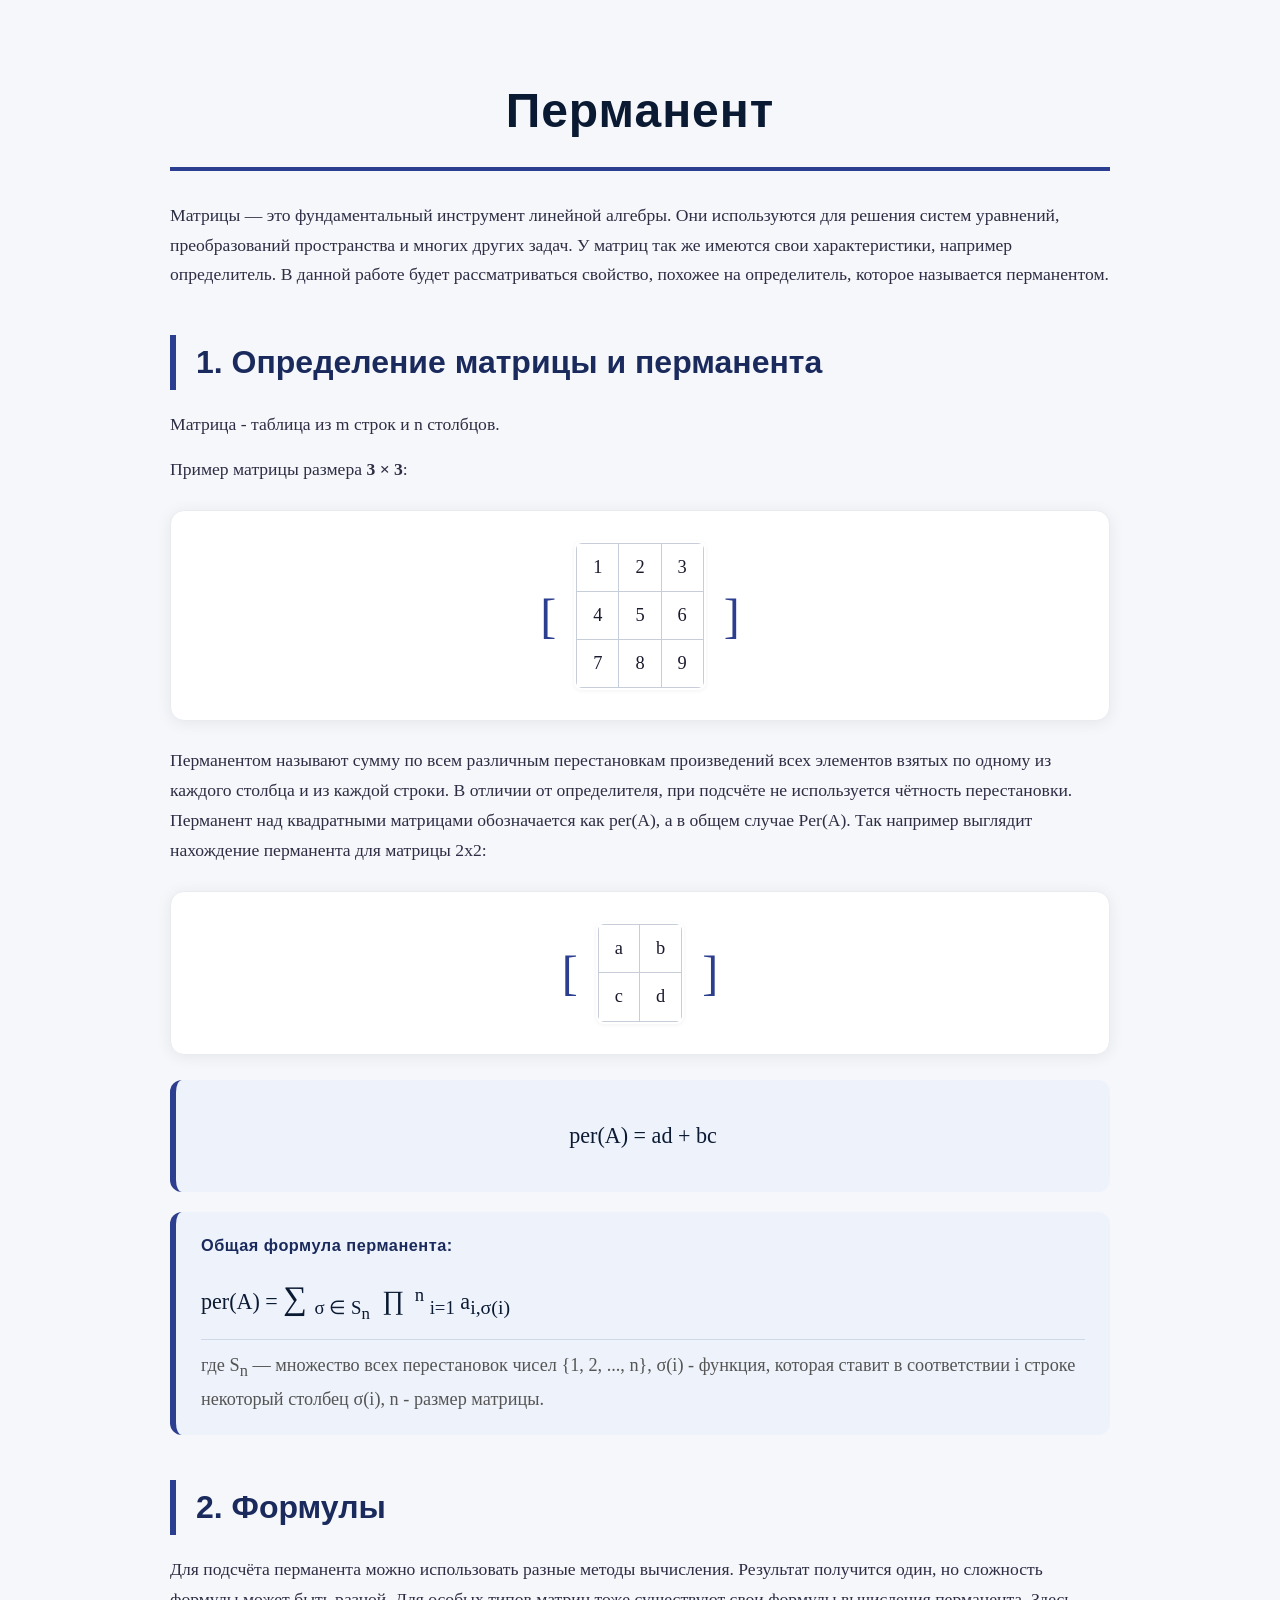
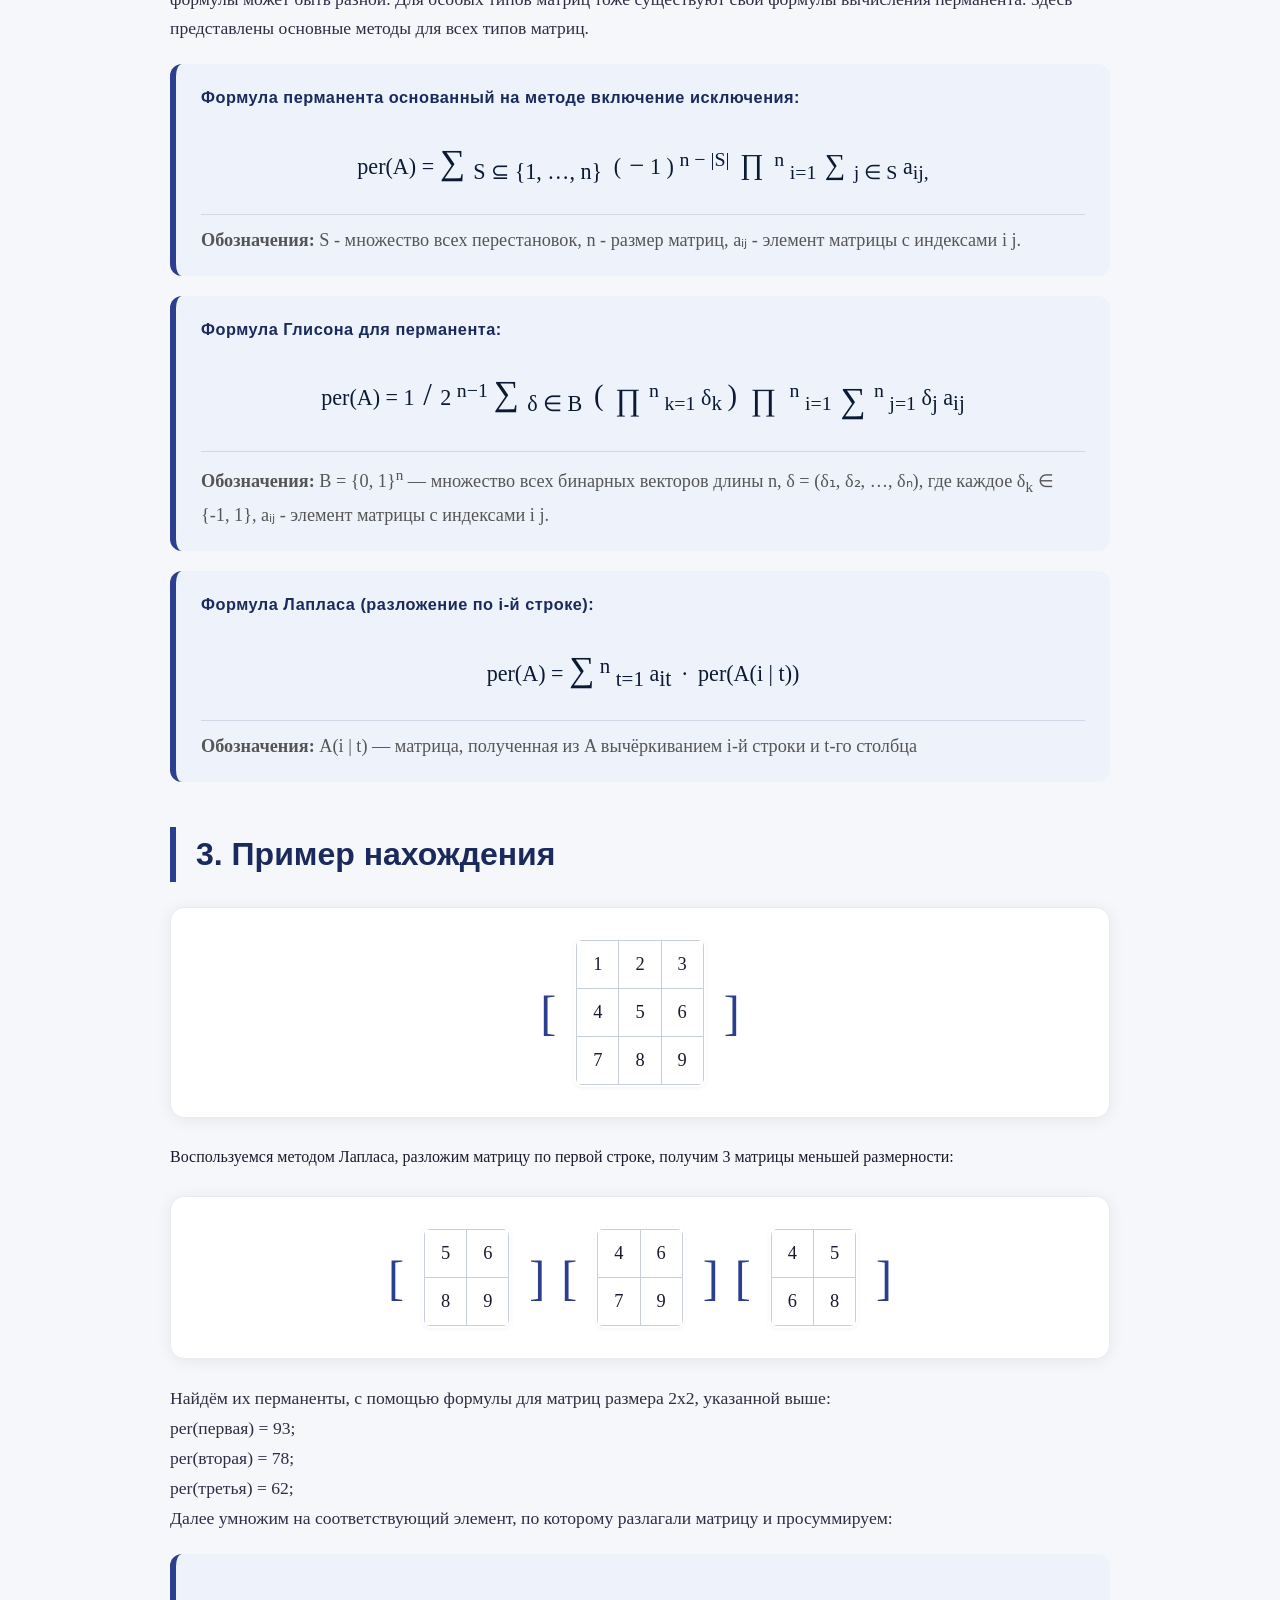
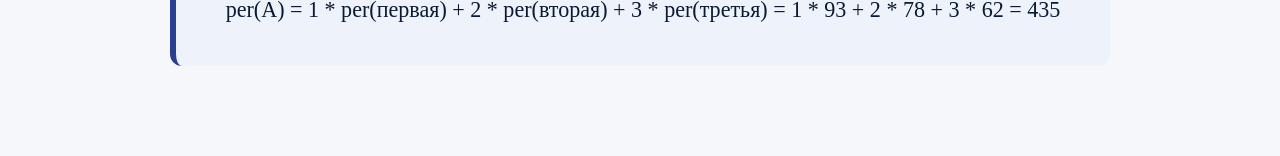
<file: index.html>
<!DOCTYPE html>
<html lang="ru">
<head>
    <meta charset="UTF-8">
    <meta name="viewport" content="width=device-width, initial-scale=1.0">
    <title>Матрицы и формулы</title>
    <link rel="stylesheet" href="style.css">
</head>
<body>

    <h1>Перманент</h1>

    <p>
        Матрицы — это фундаментальный инструмент линейной алгебры.
        Они используются для решения систем уравнений, преобразований пространства
        и многих других задач. У матриц так же имеются свои характеристики, например определитель. В данной работе будет рассматриваться свойство, похожее на определитель, которое называется перманентом. 
    </p>

    <h2>1. Определение матрицы и перманента</h2>

    <p>
        Матрица - таблица из m строк и n столбцов.
    </p>

    <p>Пример матрицы размера <strong>3 × 3</strong>:</p>

    <div class="matrix-group">
        <span class="bracket">[</span>
        <span class="matrix">
            <table>
                <tr>
                    <td>1</td><td>2</td><td>3</td>
                </tr>
                <tr>
                    <td>4</td><td>5</td><td>6</td>
                </tr>
                <tr>
                    <td>7</td><td>8</td><td>9</td>
                </tr>
            </table>
        </span>
        <span class="bracket">]</span>
    </div>
    <p>
        Перманентом называют сумму по всем различным перестановкам произведений всех элементов взятых по одному из каждого столбца и из каждой строки. В отличии от определителя, при подсчёте не используется чётность перестановки.
    Перманент над квадратными матрицами обозначается как per(A), а в общем случае Per(A).
Так например выглядит нахождение перманента для матрицы 2х2:
    </p>
<div class="matrix-group">
<span class="bracket">[</span>
    <span class="matrix">
        <table>
            <tr><td>a</td><td>b</td></tr>
            <tr><td>c</td><td>d</td></tr>
        </table>
    </span>
    <span class="bracket">]</span>
</div>
<div class="formula">
    <div style="margin:12px 0; font-size:1.15em; text-align:center; line-height:2.2;">
        per(A) = ad + bc
    </div>
</div>


<div class="formula">
    <span class="label">Общая формула перманента:</span>
    <div style="margin:10px 0; font-size:1.15em;">
        per(A) = 
        <span style="font-size:1.5em;">∑</span>
        <sub style="font-size:0.85em; margin:0 2px;">σ ∈ S<sub style="font-size:0.9em;">n</sub></sub>
        <span style="font-size:1.2em; margin:0 5px;">∏</span>
        <sup style="font-size:0.85em;">n</sup>
        <sub style="font-size:0.85em;">i=1</sub>
        a<sub style="font-size:0.9em;">i,σ(i)</sub>
    </div>
    <div style="font-size:0.95em; color:#555; border-top:1px solid #d0d8e8; padding-top:10px; margin-top:5px;">
        где S<sub style="font-size:0.9em;">n</sub> — множество всех перестановок чисел {1, 2, ..., n}, σ(i) - функция, которая ставит в соответствии i строке некоторый столбец σ(i), n - размер матрицы.
    </div>
</div>

    <h2>2. Формулы</h2>

<p>
Для подсчёта перманента можно использовать разные методы вычисления. Результат получится один, но сложность формулы может быть разной. Для особых типов матриц тоже существуют свои формулы вычисления перманента. Здесь представлены основные методы для всех типов матриц.
</p>

    <div class="formula">
    <span class="label">Формула перманента основанный на методе включение исключения:</span>
    <div style="margin:12px 0; font-size:1.15em; text-align:center; line-height:2.2;">
        per(A) = 
        <span style="font-size:1.6em;">∑</span>
        <span style="font-size:1em; vertical-align:sub; margin:0 3px;">
            S ⊆ {1, …, n}
        </span>
        <span style="font-size:1.0em; margin:0 3px;">(</span>
        <span style="font-size:1.2em;">−</span>
        <span style="font-size:1em;">1</span>
        <span style="font-size:1.0em;">)</span>
        <sup style="font-size:0.9em;">n − |S|</sup>
        <span style="font-size:1.3em; margin:0 5px;">∏</span>
        <sup style="font-size:0.9em;">n</sup>
        <sub style="font-size:0.9em;">i=1</sub>
        <span style="font-size:1.3em; margin:0 3px;">∑</span>
        <sub style="font-size:0.9em;">j ∈ S</sub>
        a<sub style="font-size:0.9em;">ij,</sub>
    </div>
<div style="font-size:0.95em; color:#555; border-top:1px solid #d0d8e8; padding-top:10px;">
        <strong>Обозначения:</strong> S - множество всех перестановок, n - размер матриц, aᵢⱼ - элемент матрицы с индексами i j.
    </div>
</div>
<div class="formula">
    <span class="label"> Формула Глисона для перманента:</span>
    <div style="margin:12px 0; font-size:1.15em; text-align:center; line-height:2.2;">
        per(A) = 
        <span style="font-size:1em;">1</span>
        <span style="font-size:1.4em; margin:0 3px;">/</span>
        <span style="font-size:1em;">2</span>
        <sup style="font-size:0.9em;">n−1</sup>
        <span style="font-size:1.6em;">∑</span>
        <span style="font-size:1em; vertical-align:sub; margin:0 3px;">δ ∈ B</span>
        <span style="font-size:1.3em; margin:0 3px;">(</span>
        <span style="font-size:1.4em; vertical-align:middle; margin:0 3px;">∏</span>
        <sup style="font-size:0.9em;">n</sup>
        <sub style="font-size:0.9em;">k=1</sub>
        δ<sub style="font-size:0.95em;">k</sub>
        <span style="font-size:1.3em;">)</span>
        <span style="font-size:1.4em; vertical-align:middle; margin:0 8px;">∏</span>
        <sup style="font-size:0.9em;">n</sup>
        <sub style="font-size:0.9em;">i=1</sub>
        <span style="font-size:1.6em; vertical-align:middle; margin:0 3px;">∑</span>
        <sup style="font-size:0.9em;">n</sup>
        <sub style="font-size:0.9em;">j=1</sub>
        δ<sub style="font-size:0.95em;">j</sub>
        a<sub style="font-size:0.95em;">ij</sub>
    </div>
    <div style="font-size:0.95em; color:#555; border-top:1px solid #d0d8e8; padding-top:10px;">
        <strong>Обозначения:</strong> B = {0, 1}<sup>n</sup> — множество всех бинарных векторов длины n,
        δ = (δ₁, δ₂, …, δₙ), где каждое δ<sub>k</sub> ∈ {-1, 1}, aᵢⱼ - элемент матрицы с индексами i j.
    </div>
</div>

<div class="formula">
    <span class="label"> Формула Лапласа (разложение по i-й строке):</span>
    <div style="margin:12px 0; font-size:1.15em; text-align:center; line-height:2.2;">
        per(A) = 
        <span style="font-size:1.6em;">∑</span>
        <sup style="font-size:0.95em;">n</sup>
        <sub style="font-size:0.95em;">t=1</sub>
        a<sub style="font-size:1em;">it</sub>
        <span style="font-size:1em; margin:0 5px;">·</span>
        per(A(i | t))
    </div>
    <div style="font-size:0.95em; color:#555; border-top:1px solid #d0d8e8; padding-top:10px;">
        <strong>Обозначения:</strong> A(i | t) — матрица, полученная из A вычёркиванием 
        i-й строки и t-го столбца
    </div>
</div>
<h2> 3. Пример нахождения</h2>
    <div class="matrix-group">
        <span class="bracket">[</span>
        <span class="matrix">
            <table>
                <tr>
                    <td>1</td><td>2</td><td>3</td>
                </tr>
                <tr>
                    <td>4</td><td>5</td><td>6</td>
                </tr>
                <tr>
                    <td>7</td><td>8</td><td>9</td>
                </tr>
            </table>
        </span>
        <span class="bracket">]</span>
    </div>

Воспользуемся методом Лапласа, разложим матрицу по первой строке, получим 3 матрицы меньшей размерности:

<div class="matrix-group">
    <span class="bracket">[</span>
    <span class="matrix">
        <table>
            <tr><td>5</td><td>6</td></tr>
            <tr><td>8</td><td>9</td></tr>
        </table>
    </span>
    <span class="bracket">]</span>

    <span class="bracket">[</span>
    <span class="matrix">
        <table>
            <tr><td>4</td><td>6</td></tr>
            <tr><td>7</td><td>9</td></tr>
        </table>
    </span>
    <span class="bracket">]</span>

    <span class="bracket">[</span>
    <span class="matrix">
        <table>
            <tr><td>4</td><td>5</td></tr>
            <tr><td>6</td><td>8</td></tr>
        </table>
    </span>
    <span class="bracket">]</span>
</div>
<p>
Найдём их перманенты, с помощью формулы для матриц размера 2х2, указанной выше:<br>

    per(первая) = 93;<br>
    per(вторая) = 78;<br>
    per(третья) = 62;<br>

Далее умножим на соответствующий элемент, по которому разлагали матрицу и просуммируем:
<p>

<div class="formula">
    <div style="margin:12px 0; font-size:1.15em; text-align:center; line-height:2.2;">
        per(A) = 1 * per(первая) + 2 * per(вторая) + 3 * per(третья) = 1 * 93 + 2 * 78 + 3 * 62 = 435
    </div>
</div>

</body>
</html>
</file>
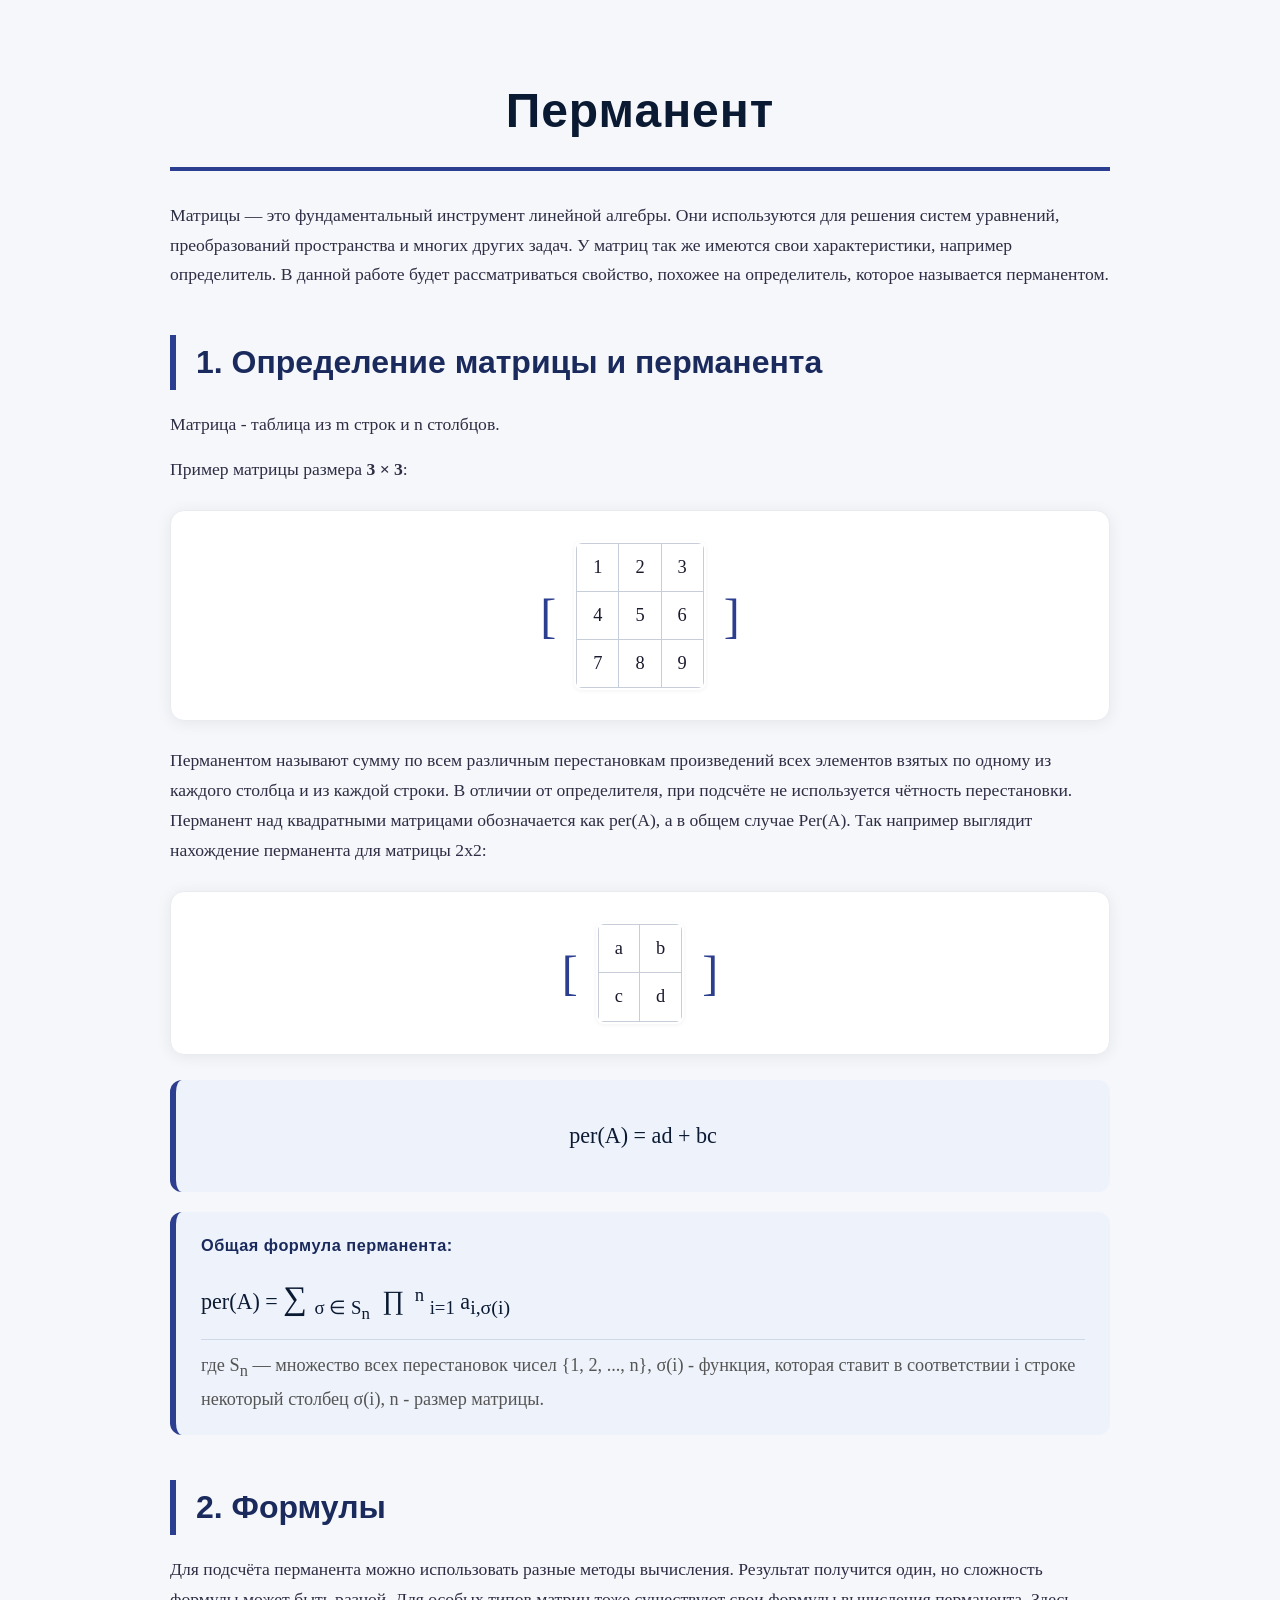
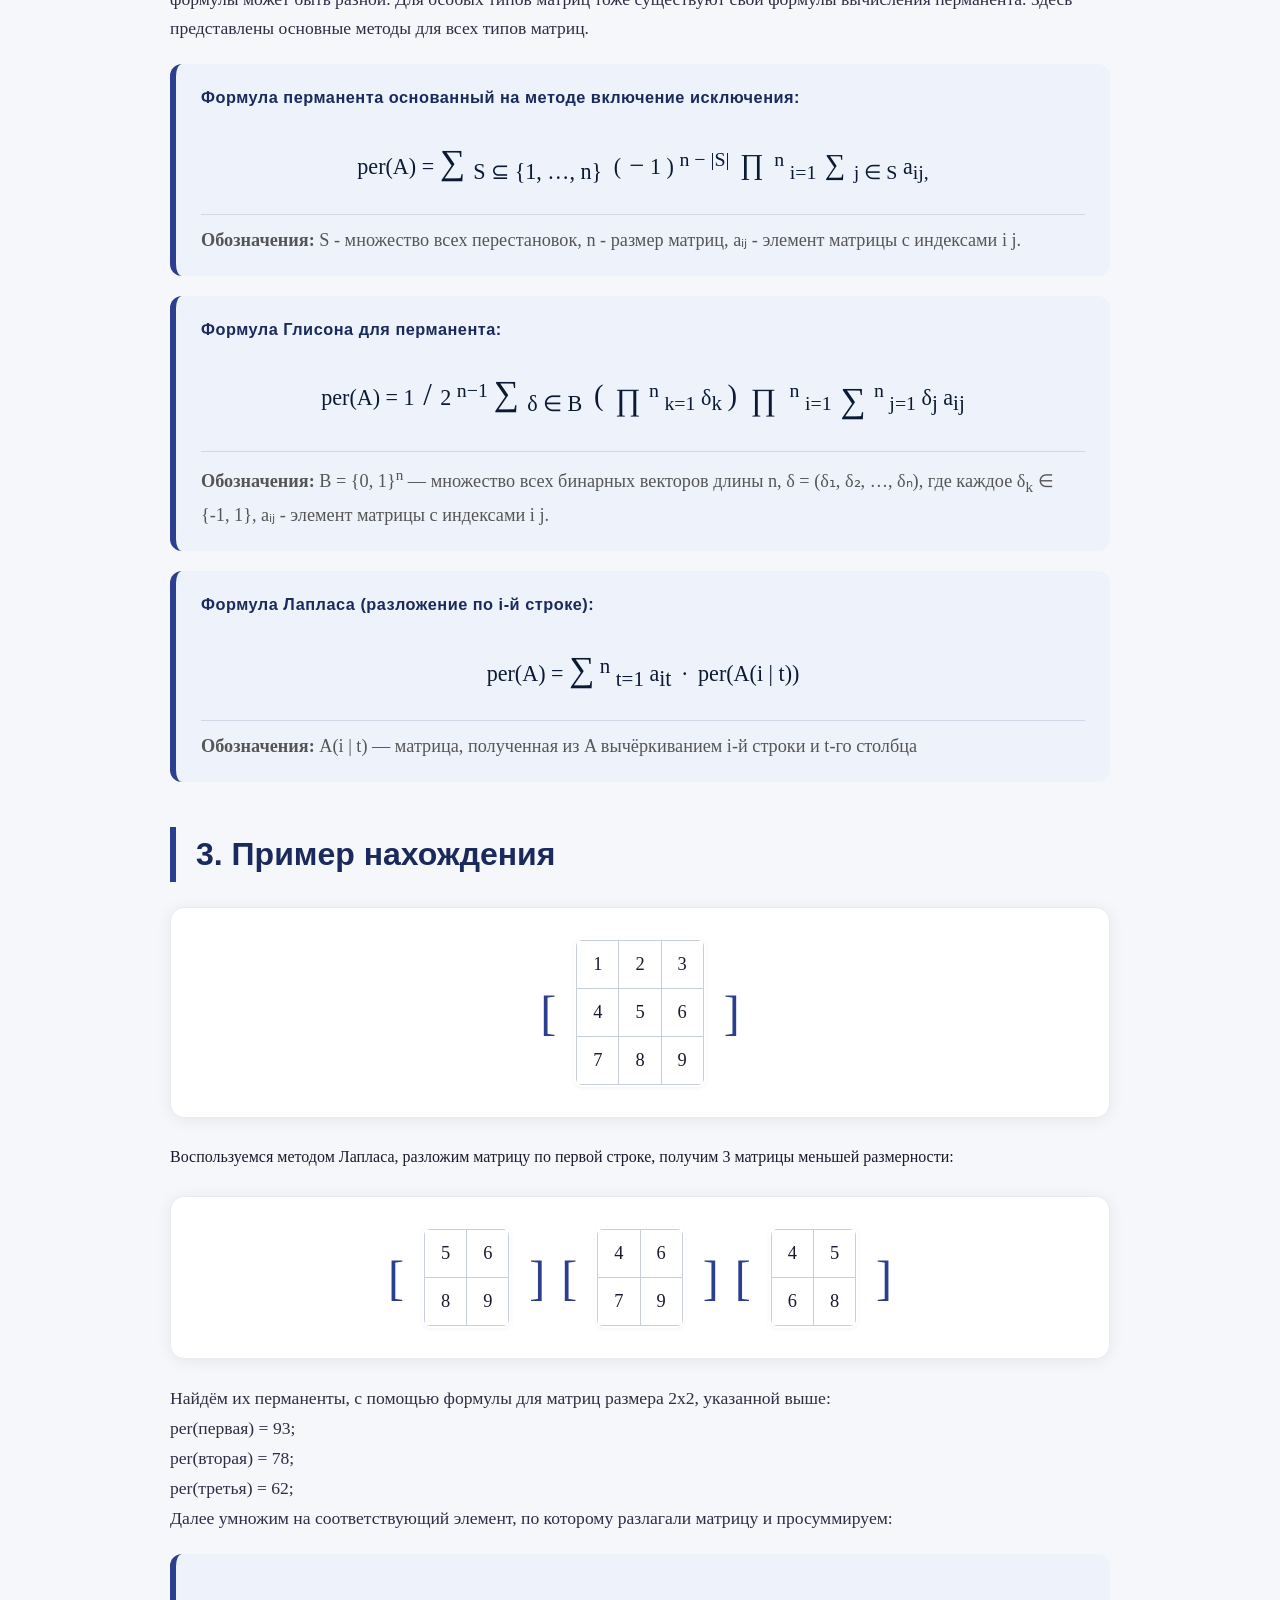
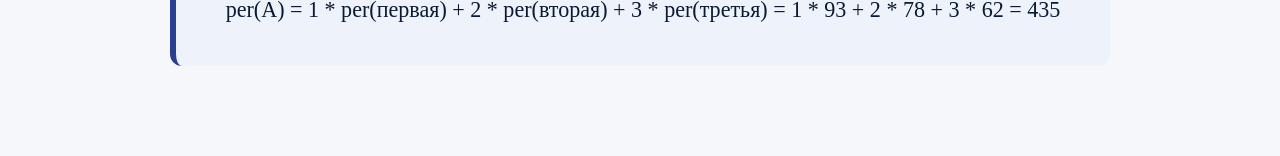
<file: main.html>
<!DOCTYPE html>
<html lang="ru">
<head>
    <meta charset="UTF-8">
    <meta name="viewport" content="width=device-width, initial-scale=1.0">
    <title>Матрицы и формулы</title>
    <link rel="stylesheet" href="style.css">
</head>
<body>

    <h1>Перманент</h1>

    <p>
        Матрицы — это фундаментальный инструмент линейной алгебры.
        Они используются для решения систем уравнений, преобразований пространства
        и многих других задач. У матриц так же имеются свои характеристики, например определитель. В данной работе будет рассматриваться свойство, похожее на определитель, которое называется перманентом. 
    </p>

    <h2>1. Определение матрицы и перманента</h2>

    <p>
        Матрица - таблица из m строк и n столбцов.
    </p>

    <p>Пример матрицы размера <strong>3 × 3</strong>:</p>

    <div class="matrix-group">
        <span class="bracket">[</span>
        <span class="matrix">
            <table>
                <tr>
                    <td>1</td><td>2</td><td>3</td>
                </tr>
                <tr>
                    <td>4</td><td>5</td><td>6</td>
                </tr>
                <tr>
                    <td>7</td><td>8</td><td>9</td>
                </tr>
            </table>
        </span>
        <span class="bracket">]</span>
    </div>
    <p>
        Перманентом называют сумму по всем различным перестановкам произведений всех элементов взятых по одному из каждого столбца и из каждой строки. В отличии от определителя, при подсчёте не используется чётность перестановки.
    Перманент над квадратными матрицами обозначается как per(A), а в общем случае Per(A).
Так например выглядит нахождение перманента для матрицы 2х2:
    </p>
<div class="matrix-group">
<span class="bracket">[</span>
    <span class="matrix">
        <table>
            <tr><td>a</td><td>b</td></tr>
            <tr><td>c</td><td>d</td></tr>
        </table>
    </span>
    <span class="bracket">]</span>
</div>
<div class="formula">
    <div style="margin:12px 0; font-size:1.15em; text-align:center; line-height:2.2;">
        per(A) = ad + bc
    </div>
</div>


<div class="formula">
    <span class="label">Общая формула перманента:</span>
    <div style="margin:10px 0; font-size:1.15em;">
        per(A) = 
        <span style="font-size:1.5em;">∑</span>
        <sub style="font-size:0.85em; margin:0 2px;">σ ∈ S<sub style="font-size:0.9em;">n</sub></sub>
        <span style="font-size:1.2em; margin:0 5px;">∏</span>
        <sup style="font-size:0.85em;">n</sup>
        <sub style="font-size:0.85em;">i=1</sub>
        a<sub style="font-size:0.9em;">i,σ(i)</sub>
    </div>
    <div style="font-size:0.95em; color:#555; border-top:1px solid #d0d8e8; padding-top:10px; margin-top:5px;">
        где S<sub style="font-size:0.9em;">n</sub> — множество всех перестановок чисел {1, 2, ..., n}, σ(i) - функция, которая ставит в соответствии i строке некоторый столбец σ(i), n - размер матрицы.
    </div>
</div>

    <h2>2. Формулы</h2>

<p>
Для подсчёта перманента можно использовать разные методы вычисления. Результат получится один, но сложность формулы может быть разной. Для особых типов матриц тоже существуют свои формулы вычисления перманента. Здесь представлены основные методы для всех типов матриц.
</p>

    <div class="formula">
    <span class="label">Формула перманента основанный на методе включение исключения:</span>
    <div style="margin:12px 0; font-size:1.15em; text-align:center; line-height:2.2;">
        per(A) = 
        <span style="font-size:1.6em;">∑</span>
        <span style="font-size:1em; vertical-align:sub; margin:0 3px;">
            S ⊆ {1, …, n}
        </span>
        <span style="font-size:1.0em; margin:0 3px;">(</span>
        <span style="font-size:1.2em;">−</span>
        <span style="font-size:1em;">1</span>
        <span style="font-size:1.0em;">)</span>
        <sup style="font-size:0.9em;">n − |S|</sup>
        <span style="font-size:1.3em; margin:0 5px;">∏</span>
        <sup style="font-size:0.9em;">n</sup>
        <sub style="font-size:0.9em;">i=1</sub>
        <span style="font-size:1.3em; margin:0 3px;">∑</span>
        <sub style="font-size:0.9em;">j ∈ S</sub>
        a<sub style="font-size:0.9em;">ij,</sub>
    </div>
<div style="font-size:0.95em; color:#555; border-top:1px solid #d0d8e8; padding-top:10px;">
        <strong>Обозначения:</strong> S - множество всех перестановок, n - размер матриц, aᵢⱼ - элемент матрицы с индексами i j.
    </div>
</div>
<div class="formula">
    <span class="label"> Формула Глисона для перманента:</span>
    <div style="margin:12px 0; font-size:1.15em; text-align:center; line-height:2.2;">
        per(A) = 
        <span style="font-size:1em;">1</span>
        <span style="font-size:1.4em; margin:0 3px;">/</span>
        <span style="font-size:1em;">2</span>
        <sup style="font-size:0.9em;">n−1</sup>
        <span style="font-size:1.6em;">∑</span>
        <span style="font-size:1em; vertical-align:sub; margin:0 3px;">δ ∈ B</span>
        <span style="font-size:1.3em; margin:0 3px;">(</span>
        <span style="font-size:1.4em; vertical-align:middle; margin:0 3px;">∏</span>
        <sup style="font-size:0.9em;">n</sup>
        <sub style="font-size:0.9em;">k=1</sub>
        δ<sub style="font-size:0.95em;">k</sub>
        <span style="font-size:1.3em;">)</span>
        <span style="font-size:1.4em; vertical-align:middle; margin:0 8px;">∏</span>
        <sup style="font-size:0.9em;">n</sup>
        <sub style="font-size:0.9em;">i=1</sub>
        <span style="font-size:1.6em; vertical-align:middle; margin:0 3px;">∑</span>
        <sup style="font-size:0.9em;">n</sup>
        <sub style="font-size:0.9em;">j=1</sub>
        δ<sub style="font-size:0.95em;">j</sub>
        a<sub style="font-size:0.95em;">ij</sub>
    </div>
    <div style="font-size:0.95em; color:#555; border-top:1px solid #d0d8e8; padding-top:10px;">
        <strong>Обозначения:</strong> B = {0, 1}<sup>n</sup> — множество всех бинарных векторов длины n,
        δ = (δ₁, δ₂, …, δₙ), где каждое δ<sub>k</sub> ∈ {-1, 1}, aᵢⱼ - элемент матрицы с индексами i j.
    </div>
</div>

<div class="formula">
    <span class="label"> Формула Лапласа (разложение по i-й строке):</span>
    <div style="margin:12px 0; font-size:1.15em; text-align:center; line-height:2.2;">
        per(A) = 
        <span style="font-size:1.6em;">∑</span>
        <sup style="font-size:0.95em;">n</sup>
        <sub style="font-size:0.95em;">t=1</sub>
        a<sub style="font-size:1em;">it</sub>
        <span style="font-size:1em; margin:0 5px;">·</span>
        per(A(i | t))
    </div>
    <div style="font-size:0.95em; color:#555; border-top:1px solid #d0d8e8; padding-top:10px;">
        <strong>Обозначения:</strong> A(i | t) — матрица, полученная из A вычёркиванием 
        i-й строки и t-го столбца
    </div>
</div>
<h2> 3. Пример нахождения</h2>
    <div class="matrix-group">
        <span class="bracket">[</span>
        <span class="matrix">
            <table>
                <tr>
                    <td>1</td><td>2</td><td>3</td>
                </tr>
                <tr>
                    <td>4</td><td>5</td><td>6</td>
                </tr>
                <tr>
                    <td>7</td><td>8</td><td>9</td>
                </tr>
            </table>
        </span>
        <span class="bracket">]</span>
    </div>

Воспользуемся методом Лапласа, разложим матрицу по первой строке, получим 3 матрицы меньшей размерности:

<div class="matrix-group">
    <span class="bracket">[</span>
    <span class="matrix">
        <table>
            <tr><td>5</td><td>6</td></tr>
            <tr><td>8</td><td>9</td></tr>
        </table>
    </span>
    <span class="bracket">]</span>

    <span class="bracket">[</span>
    <span class="matrix">
        <table>
            <tr><td>4</td><td>6</td></tr>
            <tr><td>7</td><td>9</td></tr>
        </table>
    </span>
    <span class="bracket">]</span>

    <span class="bracket">[</span>
    <span class="matrix">
        <table>
            <tr><td>4</td><td>5</td></tr>
            <tr><td>6</td><td>8</td></tr>
        </table>
    </span>
    <span class="bracket">]</span>
</div>
<p>
Найдём их перманенты, с помощью формулы для матриц размера 2х2, указанной выше:<br>

    per(первая) = 93;<br>
    per(вторая) = 78;<br>
    per(третья) = 62;<br>

Далее умножим на соответствующий элемент, по которому разлагали матрицу и просуммируем:
<p>

<div class="formula">
    <div style="margin:12px 0; font-size:1.15em; text-align:center; line-height:2.2;">
        per(A) = 1 * per(первая) + 2 * per(вторая) + 3 * per(третья) = 1 * 93 + 2 * 78 + 3 * 62 = 435
    </div>
</div>

</body>
</html>
</file>
<file: style.css>
* {
    margin: 0;
    padding: 0;
    box-sizing: border-box;
}

body {
    max-width: 1000px;
    margin: 40px auto;
    padding: 30px;
    font-family: 'Segoe UI', 'Georgia', serif;
    line-height: 1.7;
    background: #f5f7fa;
    color: #1a1a2e;
}

h1 {
    font-size: 3em;
    font-weight: 700;
    text-align: center;
    color: #0b1a33;
    border-bottom: 4px solid #2c3e8f;
    padding-bottom: 15px;
    margin-bottom: 30px;
    font-family: 'Arial', sans-serif;
    letter-spacing: 1px;
}

h2 {
    font-size: 2em;
    font-weight: 600;
    color: #1a2a5c;
    border-left: 6px solid #2c3e8f;
    padding-left: 20px;
    margin-top: 45px;
    margin-bottom: 20px;
    font-family: 'Arial', sans-serif;
}

p {
    font-size: 1.1em;
    color: #2d2d44;
    margin: 15px 0;
}

.matrix {
    display: inline-block;
    vertical-align: middle;
    margin: 5px 8px;
    background: #ffffff;
    border-radius: 8px;
    padding: 2px;
    box-shadow: 0 1px 4px rgba(0, 0, 0, 0.05);
}

.matrix table {
    border-collapse: collapse;
    background: #ffffff;
    border-radius: 6px;
    overflow: hidden;
}

.matrix td {
    padding: 8px 16px;
    text-align: center;
    font-size: 1.15em;
    font-family: 'Times New Roman', 'Georgia', serif;
    border: 1px solid #c8ced9;
    min-width: 40px;
    background: #ffffff;
}

.bracket {
    font-size: 3em;
    font-weight: 300;
    color: #2c3e8f;
    padding: 0 6px;
    vertical-align: middle;
    font-family: 'Times New Roman', serif;
    user-select: none;
}


.matrix-group {
    background: #ffffff;
    padding: 25px 20px;
    border-radius: 14px;
    box-shadow: 0 2px 16px rgba(0, 0, 0, 0.07);
    margin: 25px 0;
    text-align: center;
    overflow-x: auto;
    border: 1px solid #e8ecf1;
}

.formula {
    background: #eef3fb;
    padding: 20px 25px;
    border-radius: 12px;
    border-left: 6px solid #2c3e8f;
    margin: 20px 0;
    font-size: 1.2em;
    font-family: 'Times New Roman', 'Georgia', serif;
    color: #0b1a33;
    overflow-x: auto;
}

.formula .label {
    font-weight: 700;
    color: #1a2a5c;
    font-family: 'Arial', sans-serif;
    font-size: 0.85em;
    display: block;
    margin-bottom: 8px;
    letter-spacing: 0.5px;
}
</file>
